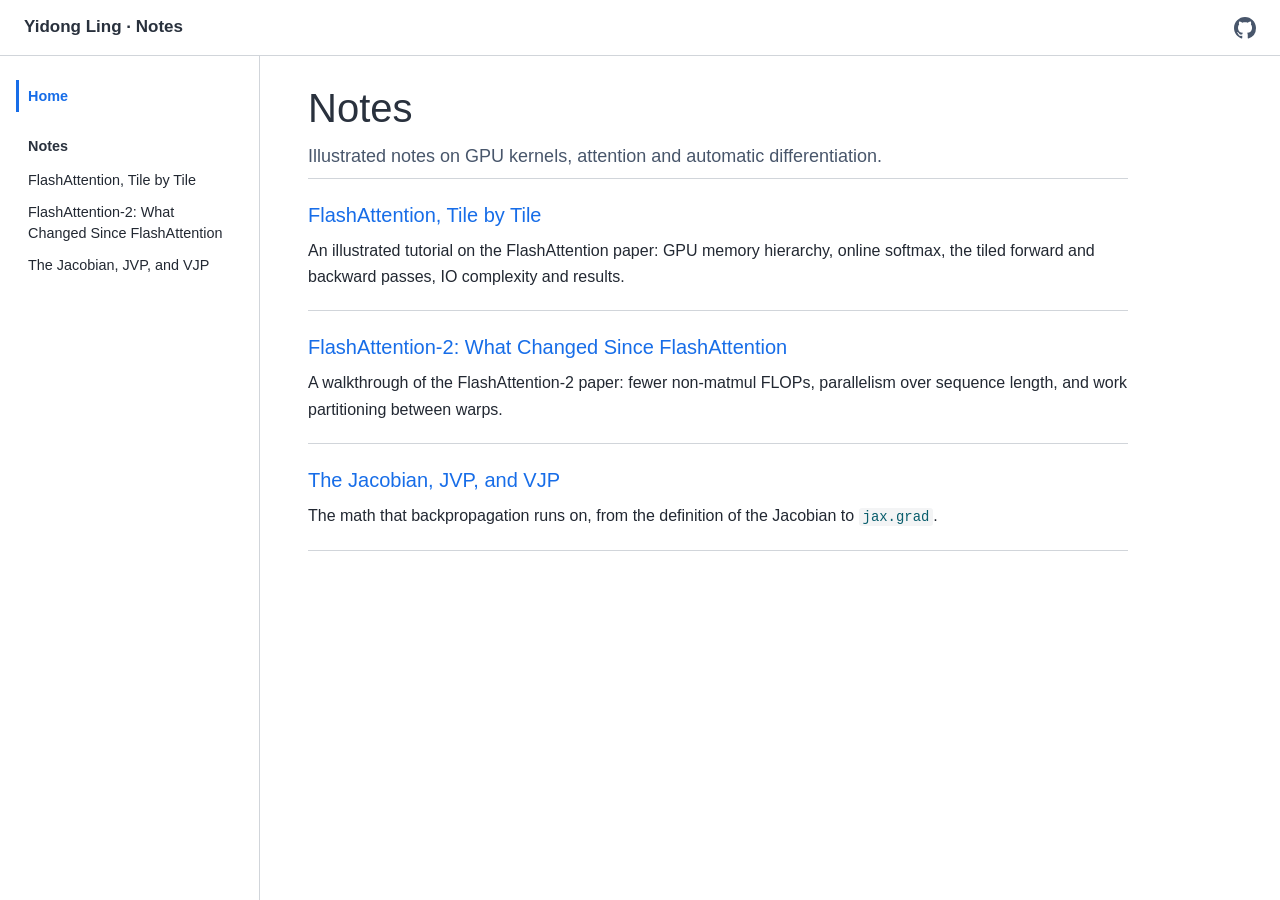
<file: index.html>
<!DOCTYPE html>
<html lang="en">
<head>
<meta charset="utf-8">
<meta name="viewport" content="width=device-width, initial-scale=1">
<title>Yidong Ling · Notes</title>
<meta name="author" content="Yidong Ling">
<meta name="description" content="Illustrated notes on GPU kernels, attention and automatic differentiation.">
<link rel="stylesheet" href="assets/docs.css">
</head>

<body>

<header class="topbar">
  <a class="brand" href="./">Yidong Ling · Notes</a>
  <span class="spacer"></span>
  <a class="icon-link" href="https://github.com/yidong-l/yidong-l.github.io" aria-label="Source on GitHub" title="Source on GitHub">
    <svg width="22" height="22" viewBox="0 0 16 16" fill="currentColor" aria-hidden="true"><path d="M8 0C3.58 0 0 3.58 0 8c0 3.54 2.29 6.53 5.47 7.59.4.07.55-.17.55-.38 0-.19-.01-.82-.01-1.49-2.01.37-2.53-.49-2.69-.94-.09-.23-.48-.94-.82-1.13-.28-.15-.68-.52-.01-.53.63-.01 1.08.58 1.23.82.72 1.21 1.87.87 2.33.66.07-.52.28-.87.51-1.07-1.78-.2-3.64-.89-3.64-3.95 0-.87.31-1.59.82-2.15-.08-.2-.36-1.02.08-2.12 0 0 .67-.21 2.2.82.64-.18 1.32-.27 2-.27.68 0 1.36.09 2 .27 1.53-1.04 2.2-.82 2.2-.82.44 1.1.16 1.92.08 2.12.51.56.82 1.27.82 2.15 0 3.07-1.87 3.75-3.65 3.95.29.25.54.73.54 1.48 0 1.07-.01 1.93-.01 2.2 0 .21.15.46.55.38A8.013 8.013 0 0016 8c0-4.42-3.58-8-8-8z"/></svg>
  </a>
</header>

<div class="page no-toc">

<nav class="sidebar" aria-label="Site">
  <ul>
    <li><a href="./" aria-current="page">Home</a></li>
  </ul>
  <p class="sidebar-caption">Notes</p>
  <ul>
    <li><a href="flashattention-tile-by-tile.html">FlashAttention, Tile by Tile</a></li>
    <li><a href="flashattention-2-what-changed.html">FlashAttention-2: What Changed Since FlashAttention</a></li>
    <li><a href="jacobian-vjp-jvp.html">The Jacobian, JVP, and VJP</a></li>
  </ul>
</nav>

<div class="page-title">
<h1>Notes</h1>
<p class="subtitle">Illustrated notes on GPU kernels, attention and automatic differentiation.</p>
</div>

<main>
<ul class="doc-list">
  <li>
    <a href="flashattention-tile-by-tile.html">FlashAttention, Tile by Tile</a>
    <p>An illustrated tutorial on the FlashAttention paper: GPU memory hierarchy, online softmax, the tiled forward and backward passes, IO complexity and results.</p>
  </li>
  <li>
    <a href="flashattention-2-what-changed.html">FlashAttention-2: What Changed Since FlashAttention</a>
    <p>A walkthrough of the FlashAttention-2 paper: fewer non-matmul FLOPs, parallelism over sequence length, and work partitioning between warps.</p>
  </li>
  <li>
    <a href="jacobian-vjp-jvp.html">The Jacobian, JVP, and VJP</a>
    <p>The math that backpropagation runs on, from the definition of the Jacobian to <code>jax.grad</code>.</p>  </li>
</ul>
</main>

</div>

</body>
</html>
</file>
<file: assets/docs.css>
/* Shared docs theme, modeled on the JAX documentation (sphinx-book-theme). */

:root {
  --bg: #ffffff;
  --surface: #f3f4f5;
  --text: #222832;
  --heading: #29313d;
  --muted: #48566b;
  --border: #d1d5da;
  --link: #176de8;
  --link-hover: #e89217;
  --code-inline: #085d6c;
  --hover-bg: #eef3fb;
  --header-h: 56px;
  --sans: -apple-system, BlinkMacSystemFont, "Segoe UI", "Helvetica Neue", Arial, sans-serif,
          "Apple Color Emoji", "Segoe UI Emoji";
  --mono: SFMono-Regular, Menlo, Consolas, Monaco, "Liberation Mono", "Lucida Console", monospace;
}
@media (prefers-color-scheme: dark) {
  :root {
    --bg: #121212;
    --surface: #1f242b;
    --text: #ced6dd;
    --heading: #e6ebf0;
    --muted: #9aa6b2;
    --border: #3a414b;
    --link: #5ea0ff;
    --link-hover: #f0a23a;
    --code-inline: #4fc3d6;
    --hover-bg: #1c2633;
  }
}

* { box-sizing: border-box; }
html { -webkit-text-size-adjust: 100%; scroll-padding-top: calc(var(--header-h) + 16px); }
body {
  margin: 0;
  background: var(--bg);
  color: var(--text);
  font-family: var(--sans);
  font-size: 16px;
  line-height: 1.65;
}

/* ---------- top bar ---------- */
.topbar {
  position: sticky;
  top: 0;
  z-index: 10;
  height: var(--header-h);
  display: flex;
  align-items: center;
  gap: 16px;
  padding: 0 24px;
  background: var(--bg);
  border-bottom: 1px solid var(--border);
}
.brand {
  color: var(--heading);
  font-weight: 600;
  font-size: 17px;
  text-decoration: none;
}
.brand:hover { color: var(--link); }
.topbar .spacer { flex: 1; }
.topbar .icon-link { color: var(--muted); display: inline-flex; }
.topbar .icon-link:hover { color: var(--link); }

/* ---------- three-column page ---------- */
.page {
  display: grid;
  grid-template-columns: 260px minmax(0, 1fr) 240px;
  grid-template-areas:
    "side title toc"
    "side main  toc";
  grid-template-rows: auto 1fr;
  column-gap: 48px;
  max-width: 1440px;
  margin: 0 auto;
  padding-right: 24px;
}
.page.no-toc {
  grid-template-columns: 260px minmax(0, 1fr);
  grid-template-areas:
    "side title"
    "side main";
}
.page-title { grid-area: title; max-width: 820px; padding-top: 28px; }
main { grid-area: main; max-width: 820px; min-width: 0; padding-bottom: 96px; }

/* ---------- left sidebar: site navigation ---------- */
.sidebar {
  grid-area: side;
  position: sticky;
  top: var(--header-h);
  align-self: start;
  height: calc(100vh - var(--header-h));
  overflow-y: auto;
  padding: 24px 16px;
  border-right: 1px solid var(--border);
  font-size: 14.4px;
  line-height: 1.4;
}
.sidebar-caption {
  margin: 0 0 8px;
  padding-left: 12px;
  color: var(--heading);
  font-weight: 600;
}
.sidebar ul { list-style: none; margin: 0 0 24px; padding: 0; }
.sidebar a {
  display: block;
  padding: 6px 12px;
  color: var(--text);
  text-decoration: none;
}
.sidebar a:hover { background: var(--hover-bg); color: var(--link); }
.sidebar a[aria-current="page"] {
  color: var(--link);
  font-weight: 600;
  box-shadow: inset 3px 0 0 var(--link);
}

/* ---------- right sidebar: on-page contents ---------- */
.toc {
  grid-area: toc;
  position: sticky;
  top: calc(var(--header-h) + 28px);
  align-self: start;
  max-height: calc(100vh - var(--header-h) - 48px);
  overflow-y: auto;
  margin-top: 28px;
  font-size: 14px;
  line-height: 1.35;
}
.toc-title {
  display: flex;
  align-items: center;
  gap: 8px;
  margin: 0 0 10px;
  color: var(--heading);
  font-weight: 600;
}
.toc ol { list-style: none; margin: 0; padding: 0; border-left: 1px solid var(--border); }
.toc ol ol { display: none; border-left: 0; margin: 0 0 6px; }
.toc li.open > ol { display: block; }
.toc a {
  display: block;
  margin-left: -1px;
  padding: 5px 0 5px 12px;
  color: var(--muted);
  text-decoration: none;
  border-left: 2px solid transparent;
}
.toc ol ol a { padding-left: 24px; font-size: 13.5px; }
.toc a:hover { color: var(--link); }
.toc a.active { color: var(--link); font-weight: 600; border-left-color: var(--link); }
.toc code { color: inherit; background: none; padding: 0; font-weight: inherit; }

/* ---------- article typography ---------- */
.breadcrumb { margin: 0 0 20px; font-size: 14px; color: var(--muted); }
.breadcrumb a { color: var(--muted); text-decoration: none; }
.breadcrumb a:hover { color: var(--link); }
.breadcrumb span { margin: 0 6px; }

h1, h2, h3 { color: var(--heading); font-weight: 500; line-height: 1.2; }
h1 { font-size: 40px; margin: 0 0 10px; }
h2 { font-size: 30px; margin: 48px 0 16px; }
h3 { font-size: 22px; margin: 32px 0 10px; }
p { margin: 0 0 16px; }
.subtitle { color: var(--muted); font-size: 18px; margin: 0 0 6px; }
.byline { color: var(--muted); font-size: 14px; margin: 0 0 28px; }

a { color: var(--link); text-decoration-thickness: 1px; text-underline-offset: 2px; }
a:hover { color: var(--link-hover); }

code {
  font-family: var(--mono);
  font-size: 0.87em;
  color: var(--code-inline);
  background: var(--surface);
  padding: 1px 4px;
  border-radius: 3px;
}
pre {
  margin: 0 0 20px;
  border: 1px solid var(--border);
  border-radius: 4px;
  background: var(--surface);
  overflow-x: auto;
}
pre code, pre code.hljs {
  display: block;
  padding: 16px;
  font-size: 14px;
  line-height: 1.5;
  color: var(--text);
  background: transparent;
  border-radius: 0;
}
mjx-container[display="true"] {
  overflow-x: auto;
  overflow-y: hidden;
  padding: 2px 0;
  margin: 18px 0 !important;
}
ol.refs { padding-left: 22px; }
ol.refs li { margin-bottom: 8px; }

/* ---------- index page ---------- */
.doc-list { list-style: none; margin: 0; padding: 0; }
.doc-list li { padding: 20px 0; border-bottom: 1px solid var(--border); }
.doc-list li:first-child { border-top: 1px solid var(--border); }
.doc-list a { font-size: 20px; font-weight: 500; text-decoration: none; }
.doc-list a:hover { text-decoration: underline; }
.doc-list p { margin: 6px 0 0; color: var(--text); }
.doc-list .meta { margin-top: 4px; font-size: 14px; color: var(--muted); }

/* ---------- narrower screens ---------- */
@media (max-width: 1200px) {
  .page, .page.no-toc { padding-left: 32px; padding-right: 32px; }
  .page {
    grid-template-columns: minmax(0, 1fr) 220px;
    grid-template-areas: "title toc" "main toc";
  }
  .page.no-toc { grid-template-columns: minmax(0, 1fr); grid-template-areas: "title" "main"; }
  .sidebar { display: none; }
}
@media (max-width: 880px) {
  .page, .page.no-toc {
    grid-template-columns: minmax(0, 1fr);
    grid-template-areas: "title" "toc" "main";
    padding-left: 16px;
    padding-right: 16px;
  }
  .topbar { padding: 0 16px; }
  h1 { font-size: 32px; }
  h2 { font-size: 26px; }
  .toc {
    position: static;
    max-height: none;
    margin: 0 0 24px;
    padding: 16px;
    border: 1px solid var(--border);
    border-radius: 6px;
  }
  .toc ol { border-left: 0; }
  .toc ol ol { display: block; }
  .toc a { border-left: 0; padding-left: 0; }
  .toc ol ol a { padding-left: 14px; }
  .toc a.active { font-weight: inherit; color: var(--muted); }
}
</file>
